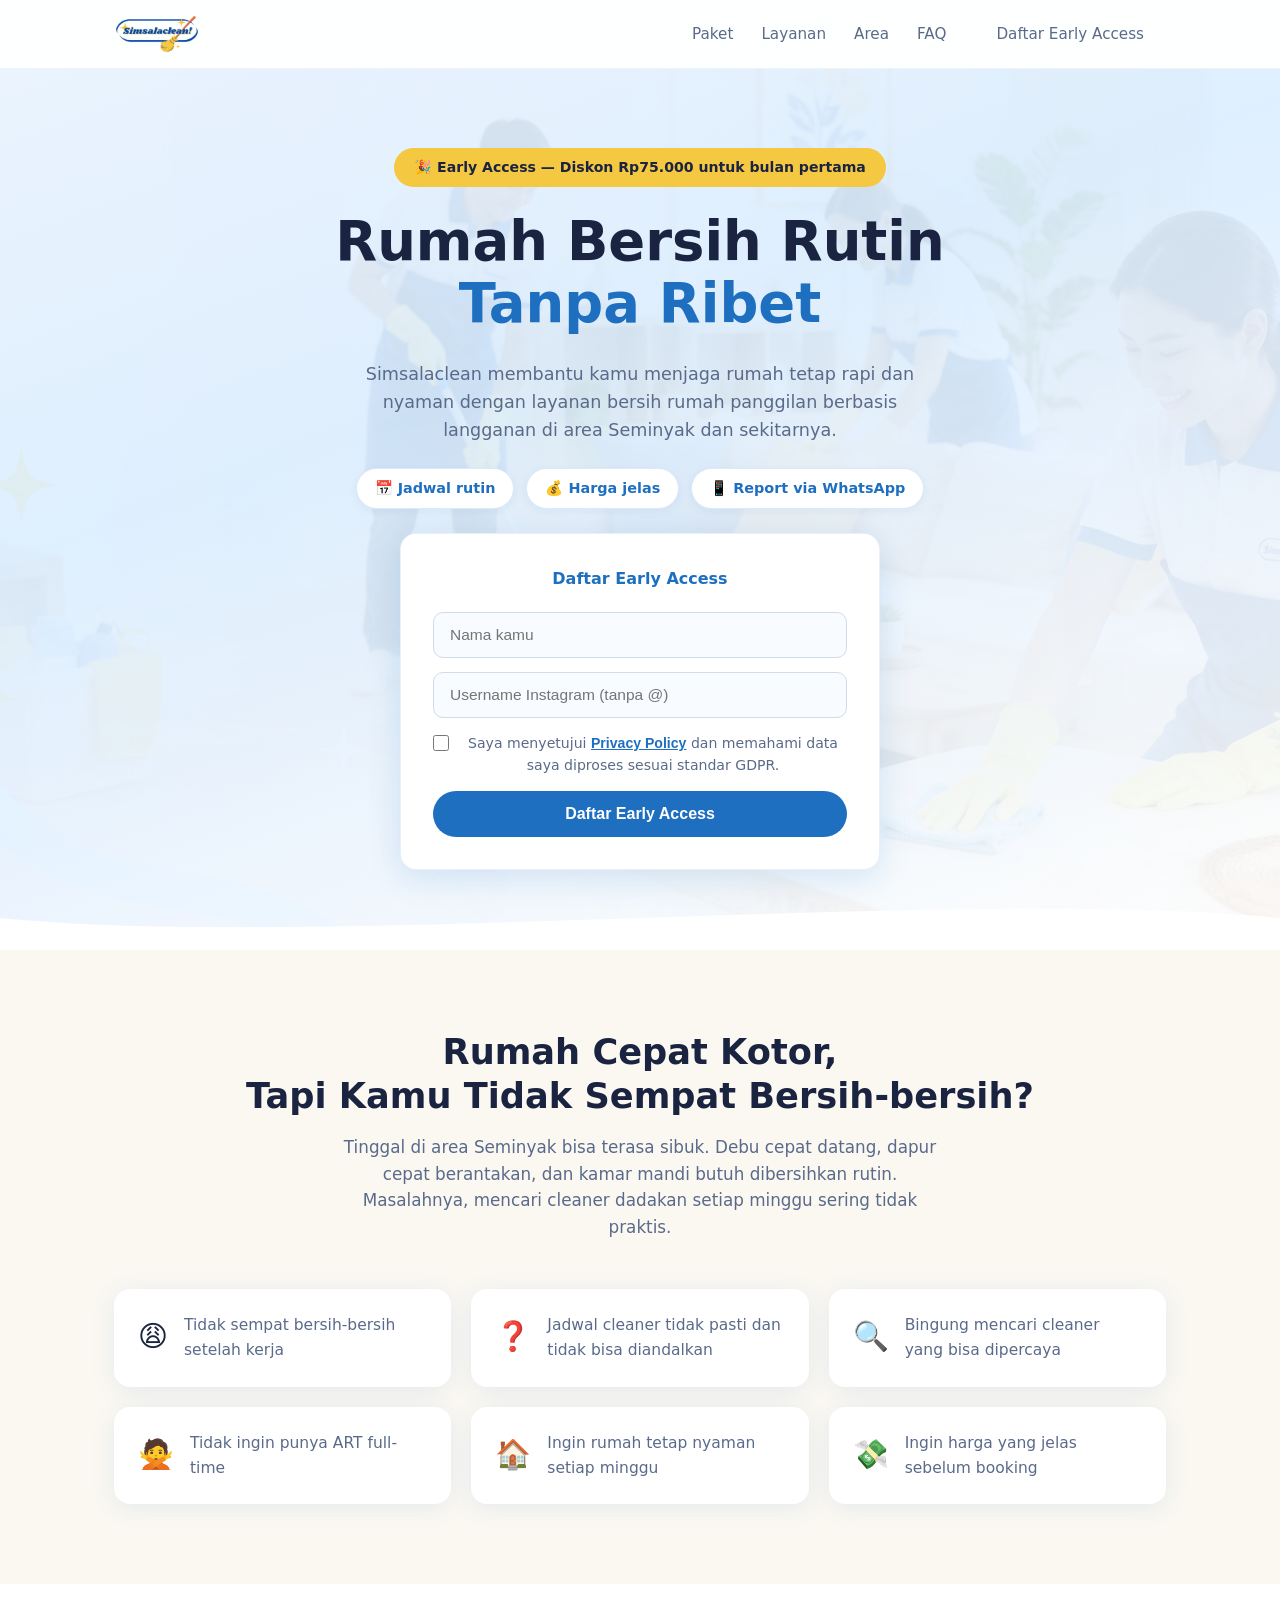
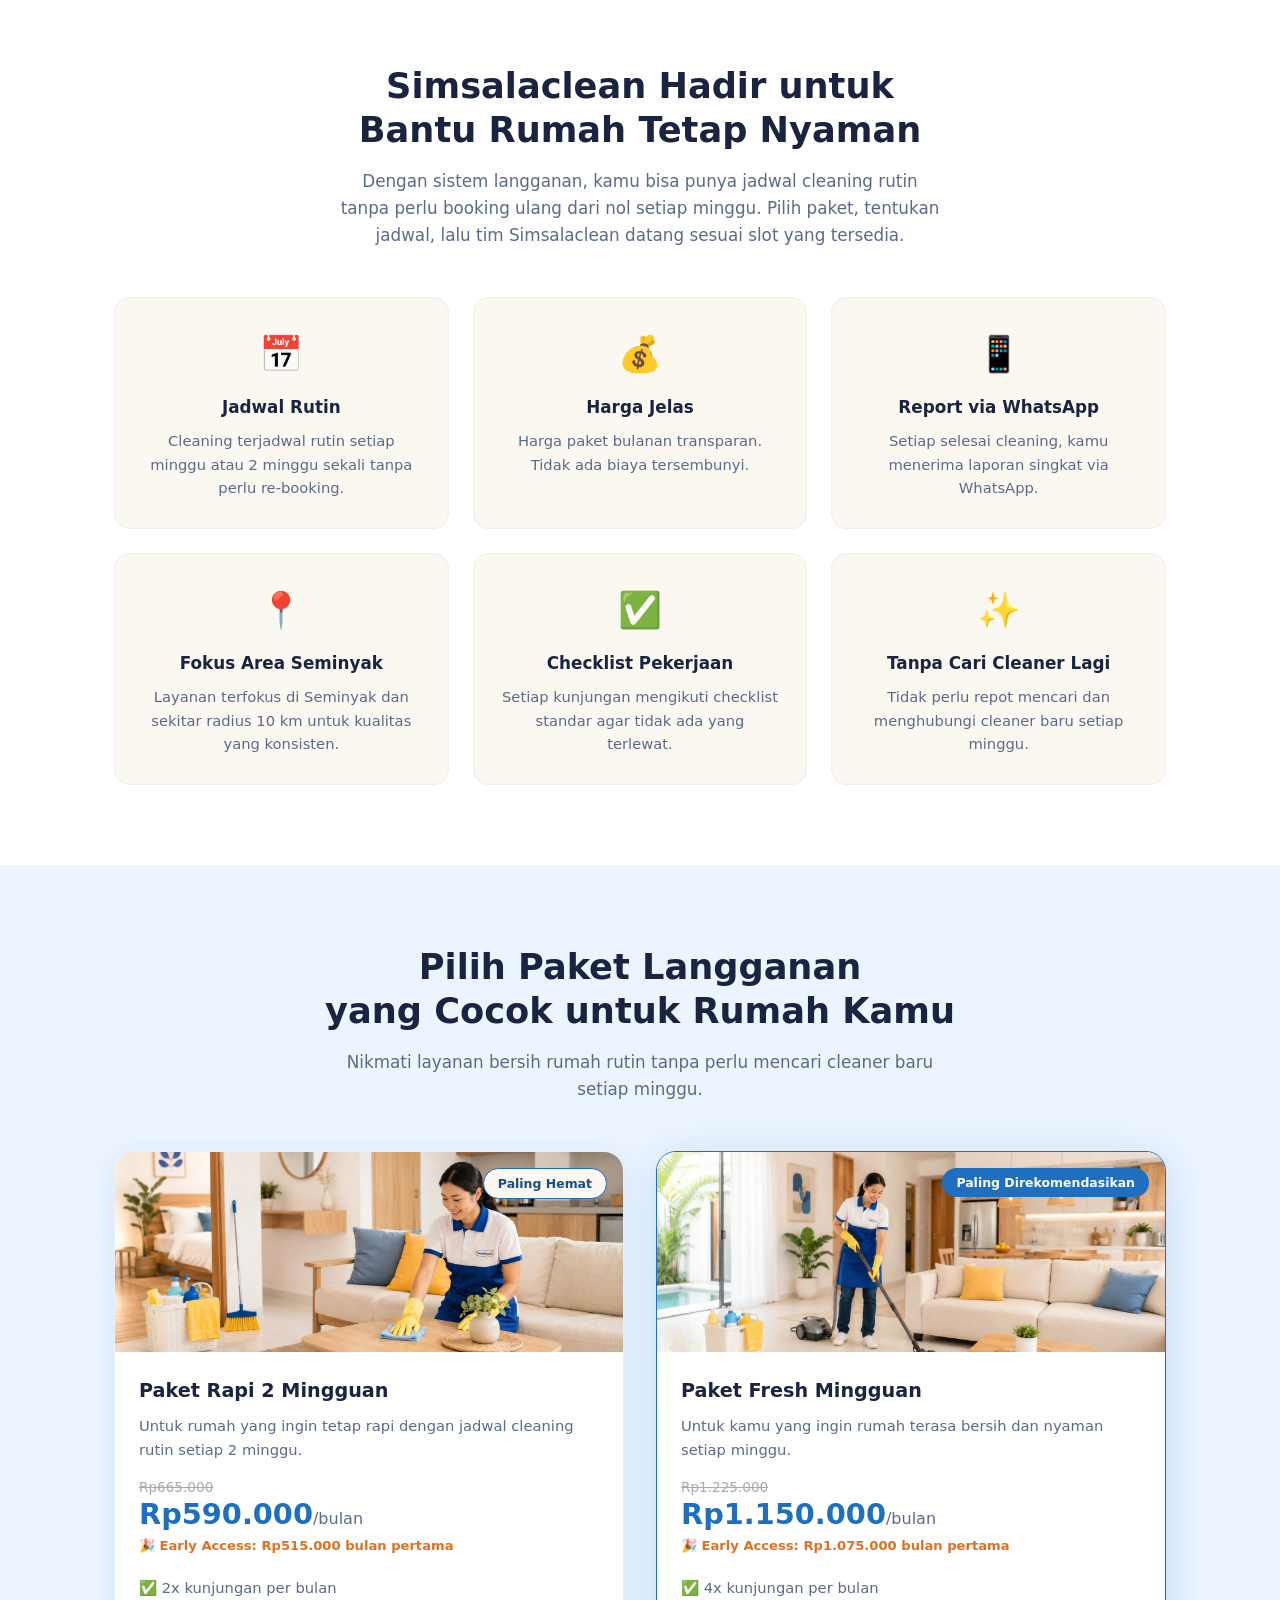
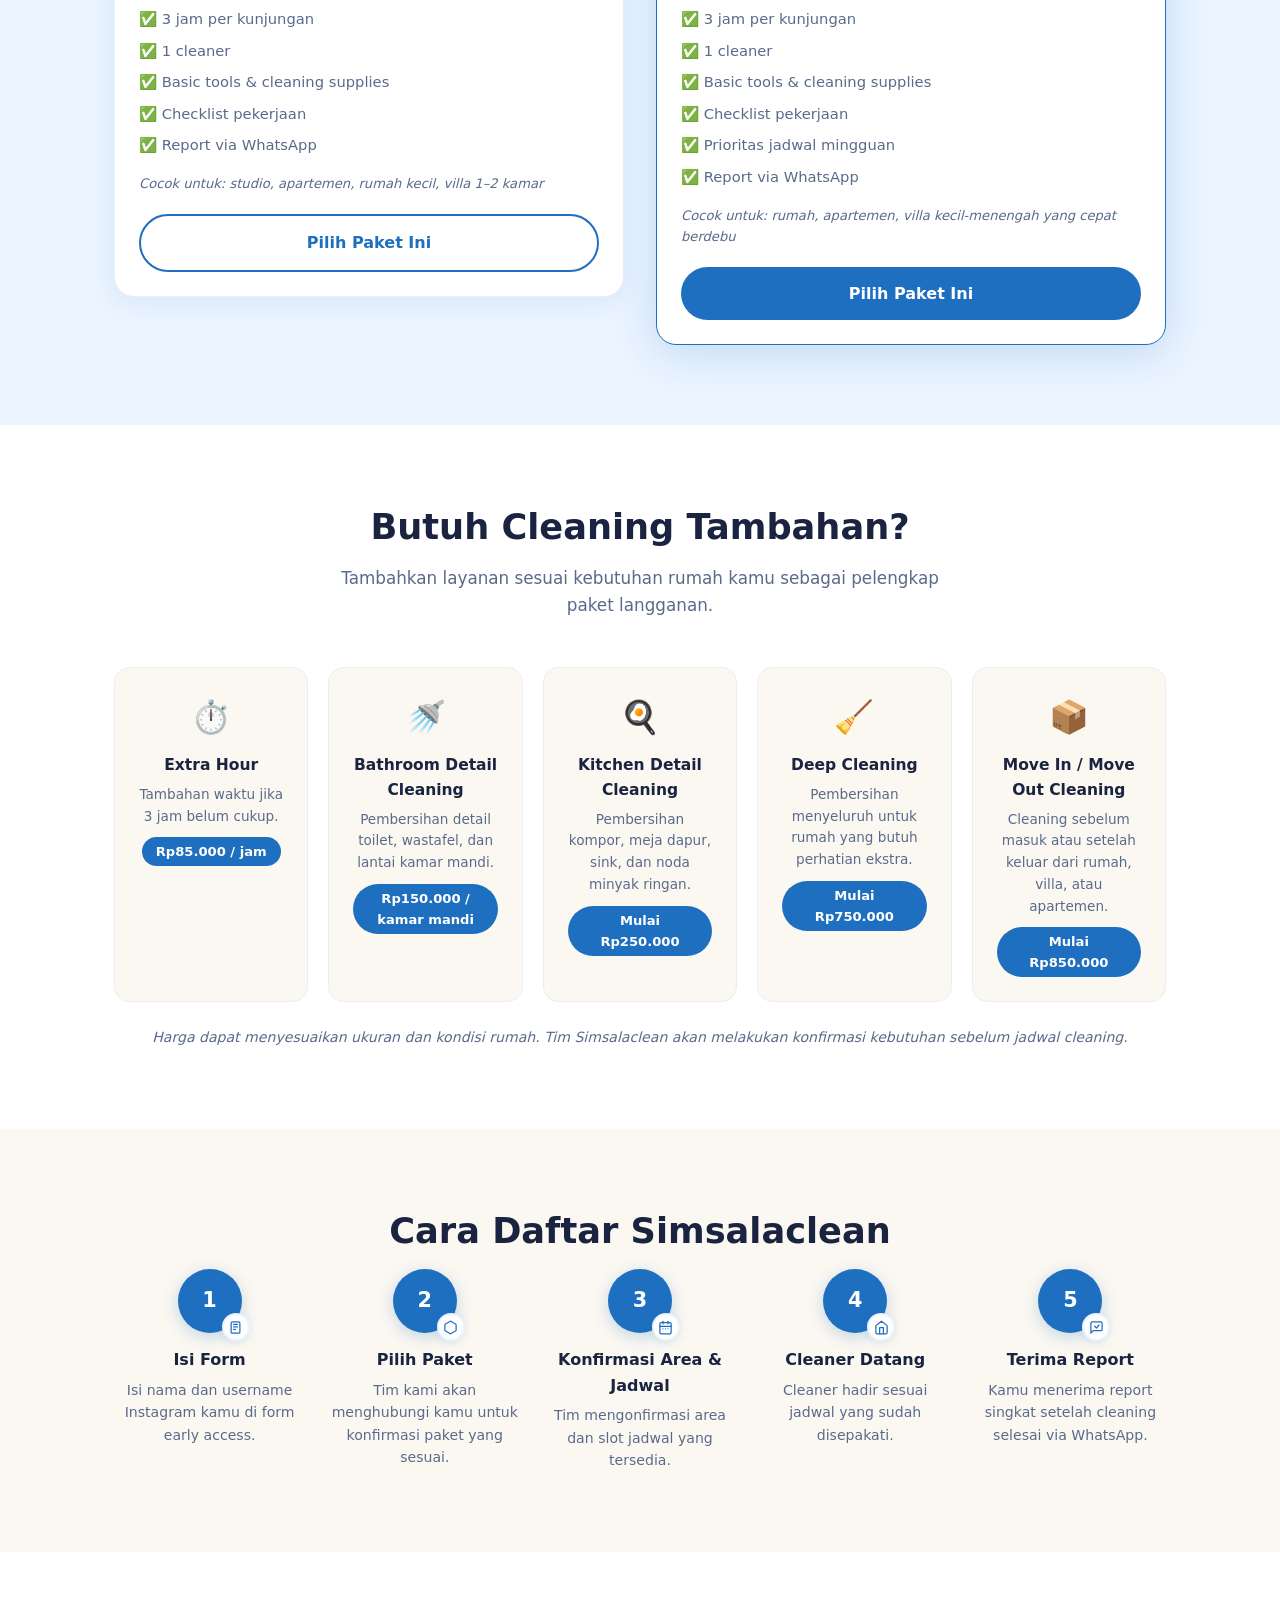
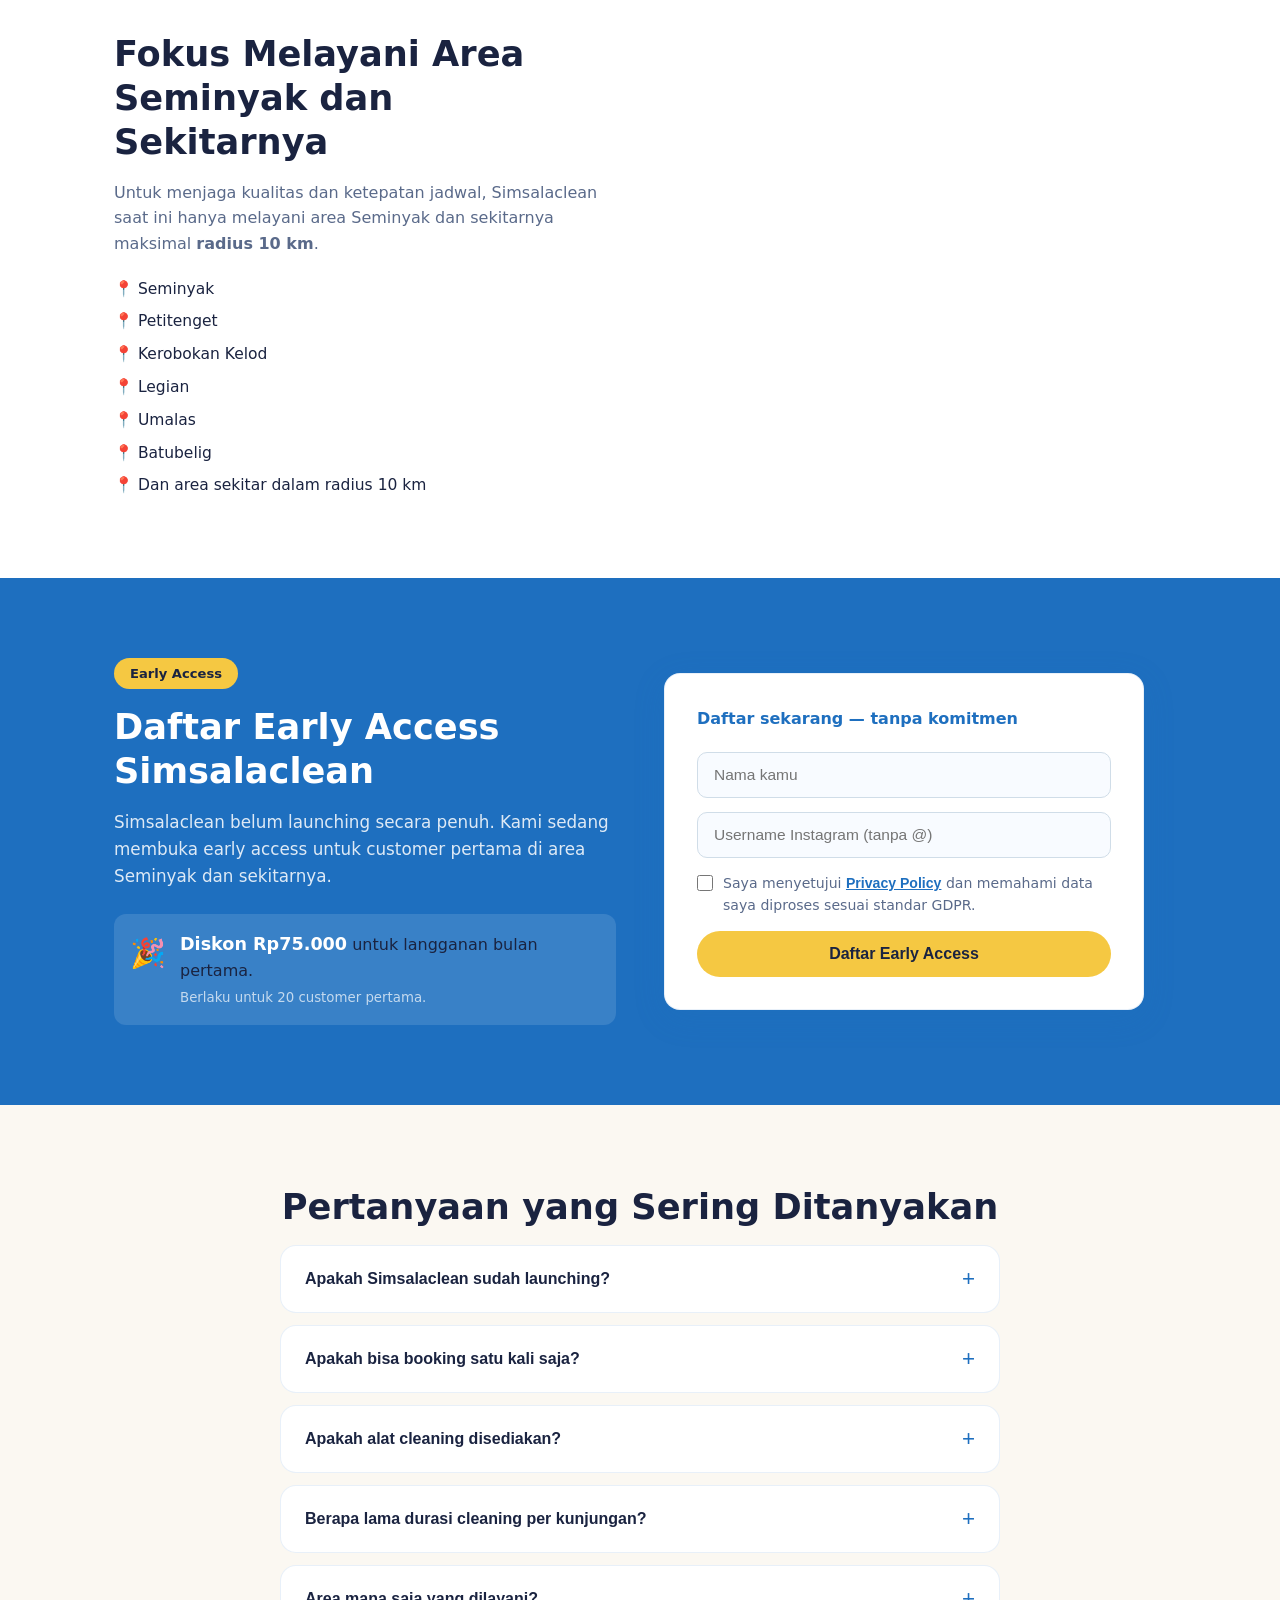
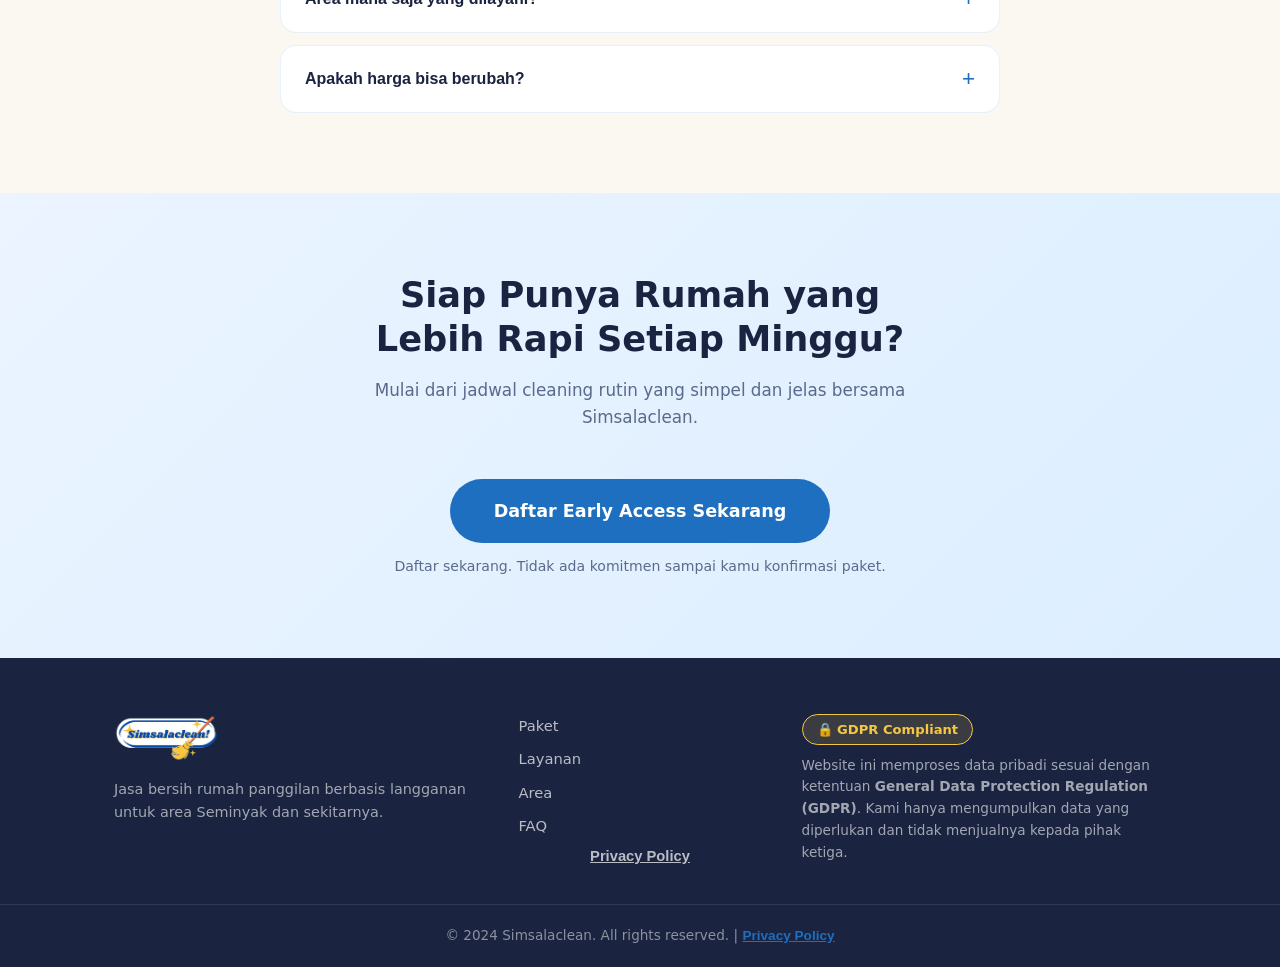
<file: web/index.html>
<!DOCTYPE html>
<html lang="id">
<head>
  <meta charset="UTF-8" />
  <meta name="viewport" content="width=device-width, initial-scale=1.0" />
  <title>Simsalaclean — Rumah Bersih Rutin Tanpa Ribet</title>
  <meta name="description" content="Jasa bersih rumah panggilan berbasis langganan di area Seminyak dan sekitarnya. Jadwal rutin, harga jelas, booking mudah." />

  <!-- Google Tag Manager -->
  <script>(function(w,d,s,l,i){w[l]=w[l]||[];w[l].push({'gtm.start':new Date().getTime(),event:'gtm.js'});var f=d.getElementsByTagName(s)[0],j=d.createElement(s),dl=l!='dataLayer'?'&l='+l:'';j.async=true;j.src='https://www.googletagmanager.com/gtm.js?id='+i+dl;f.parentNode.insertBefore(j,f);})(window,document,'script','dataLayer','GTM-KDG4LK5');</script>
  <!-- End Google Tag Manager -->

  <link rel="icon" type="image/png" href="assets/simsalaclean_logo_badge_transparent.png" />
  <link rel="stylesheet" href="style.css" />
</head>
<body>
<!-- Google Tag Manager (noscript) -->
<noscript><iframe src="https://www.googletagmanager.com/ns.html?id=GTM-KDG4LK5"
height="0" width="0" style="display:none;visibility:hidden"></iframe></noscript>
<!-- End Google Tag Manager (noscript) -->

<!-- NAVBAR -->
<header class="navbar" id="navbar">
  <div class="container navbar__inner">
    <a href="#" class="navbar__logo">
      <img src="assets/simsalaclean_logo_no_badge_transparent.webp" alt="Simsalaclean" height="40" />
    </a>
    <nav class="navbar__links" id="navLinks">
      <a href="#paket">Paket</a>
      <a href="#layanan">Layanan</a>
      <a href="#area">Area</a>
      <a href="#faq">FAQ</a>
      <a href="#early-access" class="btn btn--nav">Daftar Early Access</a>
    </nav>
    <button class="navbar__hamburger" id="hamburger" aria-label="Menu">
      <span></span><span></span><span></span>
    </button>
  </div>
</header>

<!-- SECTION 1: HERO -->
<section class="hero" id="home">
  <div class="container hero__inner">
    <div class="hero__badge">🎉 Early Access — Diskon Rp75.000 untuk bulan pertama</div>
    <h1 class="hero__headline">Rumah Bersih Rutin<br /><span class="highlight">Tanpa Ribet</span></h1>
    <p class="hero__sub">Simsalaclean membantu kamu menjaga rumah tetap rapi dan nyaman dengan layanan bersih rumah panggilan berbasis langganan di area Seminyak dan sekitarnya.</p>
    <div class="hero__trust">
      <span>📅 Jadwal rutin</span>
      <span>💰 Harga jelas</span>
      <span>📱 Report via WhatsApp</span>
    </div>
    <!-- HERO FORM -->
    <div class="form-card" id="hero-form-card">
      <p class="form-card__label">Daftar Early Access</p>
      <form class="early-form" id="heroForm" novalidate>
        <input type="text" name="nama" placeholder="Nama kamu" required autocomplete="name" />
        <input type="text" name="instagram" placeholder="Username Instagram (tanpa @)" required />
        <input type="hidden" name="source" value="hero" />
        <label class="checkbox-label">
          <input type="checkbox" id="heroPrivacy" required />
          <span>Saya menyetujui <button type="button" class="link-btn" onclick="openPrivacy()">Privacy Policy</button> dan memahami data saya diproses sesuai standar GDPR.</span>
        </label>
        <button type="submit" class="btn btn--primary btn--full">Daftar Early Access</button>
      </form>
    </div>
  </div>
  <div class="hero__wave"></div>
</section>

<!-- SECTION 2: PROBLEM -->
<section class="section section--cream" id="problem">
  <div class="container">
    <h2 class="section__title">Rumah Cepat Kotor,<br />Tapi Kamu Tidak Sempat Bersih-bersih?</h2>
    <p class="section__sub">Tinggal di area Seminyak bisa terasa sibuk. Debu cepat datang, dapur cepat berantakan, dan kamar mandi butuh dibersihkan rutin. Masalahnya, mencari cleaner dadakan setiap minggu sering tidak praktis.</p>
    <div class="pain-grid">
      <div class="pain-card"><span class="pain-icon">😩</span><p>Tidak sempat bersih-bersih setelah kerja</p></div>
      <div class="pain-card"><span class="pain-icon">❓</span><p>Jadwal cleaner tidak pasti dan tidak bisa diandalkan</p></div>
      <div class="pain-card"><span class="pain-icon">🔍</span><p>Bingung mencari cleaner yang bisa dipercaya</p></div>
      <div class="pain-card"><span class="pain-icon">🙅</span><p>Tidak ingin punya ART full-time</p></div>
      <div class="pain-card"><span class="pain-icon">🏠</span><p>Ingin rumah tetap nyaman setiap minggu</p></div>
      <div class="pain-card"><span class="pain-icon">💸</span><p>Ingin harga yang jelas sebelum booking</p></div>
    </div>
  </div>
</section>

<!-- SECTION 3: SOLUTION -->
<section class="section" id="solution">
  <div class="container">
    <h2 class="section__title">Simsalaclean Hadir untuk<br />Bantu Rumah Tetap Nyaman</h2>
    <p class="section__sub">Dengan sistem langganan, kamu bisa punya jadwal cleaning rutin tanpa perlu booking ulang dari nol setiap minggu. Pilih paket, tentukan jadwal, lalu tim Simsalaclean datang sesuai slot yang tersedia.</p>
    <div class="benefit-grid">
      <div class="benefit-card"><div class="benefit-icon">📅</div><h3>Jadwal Rutin</h3><p>Cleaning terjadwal rutin setiap minggu atau 2 minggu sekali tanpa perlu re-booking.</p></div>
      <div class="benefit-card"><div class="benefit-icon">💰</div><h3>Harga Jelas</h3><p>Harga paket bulanan transparan. Tidak ada biaya tersembunyi.</p></div>
      <div class="benefit-card"><div class="benefit-icon">📱</div><h3>Report via WhatsApp</h3><p>Setiap selesai cleaning, kamu menerima laporan singkat via WhatsApp.</p></div>
      <div class="benefit-card"><div class="benefit-icon">📍</div><h3>Fokus Area Seminyak</h3><p>Layanan terfokus di Seminyak dan sekitar radius 10 km untuk kualitas yang konsisten.</p></div>
      <div class="benefit-card"><div class="benefit-icon">✅</div><h3>Checklist Pekerjaan</h3><p>Setiap kunjungan mengikuti checklist standar agar tidak ada yang terlewat.</p></div>
      <div class="benefit-card"><div class="benefit-icon">✨</div><h3>Tanpa Cari Cleaner Lagi</h3><p>Tidak perlu repot mencari dan menghubungi cleaner baru setiap minggu.</p></div>
    </div>
  </div>
</section>

<!-- SECTION 4: PAKET LANGGANAN -->
<section class="section section--blue-light" id="paket">
  <div class="container">
    <h2 class="section__title">Pilih Paket Langganan<br />yang Cocok untuk Rumah Kamu</h2>
    <p class="section__sub">Nikmati layanan bersih rumah rutin tanpa perlu mencari cleaner baru setiap minggu.</p>
    <div class="paket-grid">

      <!-- Paket Rapi -->
      <div class="paket-card">
        <div class="paket-badge paket-badge--hemat">Paling Hemat</div>
        <img src="assets/Paket Rapi 2 Mingguan.webp" alt="Paket Rapi 2 Mingguan" class="paket-img" />
        <div class="paket-body">
          <h3 class="paket-name">Paket Rapi 2 Mingguan</h3>
          <p class="paket-desc">Untuk rumah yang ingin tetap rapi dengan jadwal cleaning rutin setiap 2 minggu.</p>
          <div class="paket-price">
            <span class="price-orig">Rp665.000</span>
            <span class="price-main">Rp590.000<span class="price-per">/bulan</span></span>
            <span class="price-promo">🎉 Early Access: Rp515.000 bulan pertama</span>
          </div>
          <ul class="paket-list">
            <li>✅ 2x kunjungan per bulan</li>
            <li>✅ 3 jam per kunjungan</li>
            <li>✅ 1 cleaner</li>
            <li>✅ Basic tools & cleaning supplies</li>
            <li>✅ Checklist pekerjaan</li>
            <li>✅ Report via WhatsApp</li>
          </ul>
          <p class="paket-cocok">Cocok untuk: studio, apartemen, rumah kecil, villa 1–2 kamar</p>
          <a href="#early-access" class="btn btn--outline btn--full">Pilih Paket Ini</a>
        </div>
      </div>

      <!-- Paket Fresh -->
      <div class="paket-card paket-card--featured">
        <div class="paket-badge paket-badge--recommended">Paling Direkomendasikan</div>
        <img src="assets/Paket Fresh Mingguan.webp" alt="Paket Fresh Mingguan" class="paket-img" />
        <div class="paket-body">
          <h3 class="paket-name">Paket Fresh Mingguan</h3>
          <p class="paket-desc">Untuk kamu yang ingin rumah terasa bersih dan nyaman setiap minggu.</p>
          <div class="paket-price">
            <span class="price-orig">Rp1.225.000</span>
            <span class="price-main">Rp1.150.000<span class="price-per">/bulan</span></span>
            <span class="price-promo">🎉 Early Access: Rp1.075.000 bulan pertama</span>
          </div>
          <ul class="paket-list">
            <li>✅ 4x kunjungan per bulan</li>
            <li>✅ 3 jam per kunjungan</li>
            <li>✅ 1 cleaner</li>
            <li>✅ Basic tools & cleaning supplies</li>
            <li>✅ Checklist pekerjaan</li>
            <li>✅ Prioritas jadwal mingguan</li>
            <li>✅ Report via WhatsApp</li>
          </ul>
          <p class="paket-cocok">Cocok untuk: rumah, apartemen, villa kecil-menengah yang cepat berdebu</p>
          <a href="#early-access" class="btn btn--primary btn--full">Pilih Paket Ini</a>
        </div>
      </div>

    </div>
  </div>
</section>

<!-- SECTION 5: LAYANAN PENDUKUNG -->
<section class="section" id="layanan">
  <div class="container">
    <h2 class="section__title">Butuh Cleaning Tambahan?</h2>
    <p class="section__sub">Tambahkan layanan sesuai kebutuhan rumah kamu sebagai pelengkap paket langganan.</p>
    <div class="addon-grid">
      <div class="addon-card"><div class="addon-icon">⏱️</div><h4>Extra Hour</h4><p>Tambahan waktu jika 3 jam belum cukup.</p><span class="addon-price">Rp85.000 / jam</span></div>
      <div class="addon-card"><div class="addon-icon">🚿</div><h4>Bathroom Detail Cleaning</h4><p>Pembersihan detail toilet, wastafel, dan lantai kamar mandi.</p><span class="addon-price">Rp150.000 / kamar mandi</span></div>
      <div class="addon-card"><div class="addon-icon">🍳</div><h4>Kitchen Detail Cleaning</h4><p>Pembersihan kompor, meja dapur, sink, dan noda minyak ringan.</p><span class="addon-price">Mulai Rp250.000</span></div>
      <div class="addon-card"><div class="addon-icon">🧹</div><h4>Deep Cleaning</h4><p>Pembersihan menyeluruh untuk rumah yang butuh perhatian ekstra.</p><span class="addon-price">Mulai Rp750.000</span></div>
      <div class="addon-card"><div class="addon-icon">📦</div><h4>Move In / Move Out Cleaning</h4><p>Cleaning sebelum masuk atau setelah keluar dari rumah, villa, atau apartemen.</p><span class="addon-price">Mulai Rp850.000</span></div>
    </div>
    <p class="addon-note">Harga dapat menyesuaikan ukuran dan kondisi rumah. Tim Simsalaclean akan melakukan konfirmasi kebutuhan sebelum jadwal cleaning.</p>
  </div>
</section>

<!-- SECTION 6: CARA BOOKING -->
<section class="section section--cream" id="booking">
  <div class="container">
    <h2 class="section__title">Cara Daftar Simsalaclean</h2>
    <div class="steps-grid">
      <div class="step-card">
        <div class="step-visual">
          <div class="step-num">1</div>
          <div class="step-icon">
            <svg viewBox="0 0 24 24"><rect x="5" y="3" width="14" height="18" rx="2"/><line x1="9" y1="7" x2="15" y2="7"/><line x1="9" y1="11" x2="15" y2="11"/><line x1="9" y1="15" x2="12" y2="15"/></svg>
          </div>
        </div>
        <h4>Isi Form</h4><p>Isi nama dan username Instagram kamu di form early access.</p>
      </div>
      <div class="step-card">
        <div class="step-visual">
          <div class="step-num">2</div>
          <div class="step-icon">
            <svg viewBox="0 0 24 24"><path d="M21 16V8a2 2 0 0 0-1-1.73l-7-4a2 2 0 0 0-2 0l-7 4A2 2 0 0 0 3 8v8a2 2 0 0 0 1 1.73l7 4a2 2 0 0 0 2 0l7-4A2 2 0 0 0 21 16z"/></svg>
          </div>
        </div>
        <h4>Pilih Paket</h4><p>Tim kami akan menghubungi kamu untuk konfirmasi paket yang sesuai.</p>
      </div>
      <div class="step-card">
        <div class="step-visual">
          <div class="step-num">3</div>
          <div class="step-icon">
            <svg viewBox="0 0 24 24"><rect x="3" y="4" width="18" height="18" rx="2"/><line x1="16" y1="2" x2="16" y2="6"/><line x1="8" y1="2" x2="8" y2="6"/><line x1="3" y1="10" x2="21" y2="10"/><path d="M8 14h.01M12 14h.01M16 14h.01"/></svg>
          </div>
        </div>
        <h4>Konfirmasi Area & Jadwal</h4><p>Tim mengonfirmasi area dan slot jadwal yang tersedia.</p>
      </div>
      <div class="step-card">
        <div class="step-visual">
          <div class="step-num">4</div>
          <div class="step-icon">
            <svg viewBox="0 0 24 24"><path d="M3 9l9-7 9 7v11a2 2 0 0 1-2 2H5a2 2 0 0 1-2-2z"/><polyline points="9 22 9 12 15 12 15 22"/></svg>
          </div>
        </div>
        <h4>Cleaner Datang</h4><p>Cleaner hadir sesuai jadwal yang sudah disepakati.</p>
      </div>
      <div class="step-card">
        <div class="step-visual">
          <div class="step-num">5</div>
          <div class="step-icon">
            <svg viewBox="0 0 24 24"><path d="M21 15a2 2 0 0 1-2 2H7l-4 4V5a2 2 0 0 1 2-2h14a2 2 0 0 1 2 2z"/><polyline points="9 10 12 13 16 8"/></svg>
          </div>
        </div>
        <h4>Terima Report</h4><p>Kamu menerima report singkat setelah cleaning selesai via WhatsApp.</p>
      </div>
    </div>
  </div>
</section>

<!-- SECTION 7: AREA LAYANAN -->
<section class="section" id="area">
  <div class="container area__inner">
    <div class="area__text">
      <h2 class="section__title text-left">Fokus Melayani Area<br />Seminyak dan Sekitarnya</h2>
      <p>Untuk menjaga kualitas dan ketepatan jadwal, Simsalaclean saat ini hanya melayani area Seminyak dan sekitarnya maksimal <strong>radius 10 km</strong>.</p>
      <ul class="area-list">
        <li>📍 Seminyak</li>
        <li>📍 Petitenget</li>
        <li>📍 Kerobokan Kelod</li>
        <li>📍 Legian</li>
        <li>📍 Umalas</li>
        <li>📍 Batubelig</li>
        <li>📍 Dan area sekitar dalam radius 10 km</li>
      </ul>
    </div>
    <div class="area__map">
      <iframe
        title="Peta Area Layanan Simsalaclean"
        src="https://www.google.com/maps/embed?pb=!1m14!1m12!1m3!1d31596.1!2d115.166!3d-8.693!2m3!1f0!2f0!3f0!3m2!1i1024!2i768!4f13.1!5e0!3m2!1sid!2sid!4v1"
        width="100%" height="320" style="border:0;border-radius:16px;" allowfullscreen="" loading="lazy">
      </iframe>
    </div>
  </div>
</section>

<!-- SECTION 8: EARLY ACCESS -->
<section class="section section--blue" id="early-access">
  <div class="container">
    <div class="early-inner">
      <div class="early-text">
        <div class="early-badge">Early Access</div>
        <h2 class="section__title text-white text-left">Daftar Early Access<br />Simsalaclean</h2>
        <p class="text-white-soft">Simsalaclean belum launching secara penuh. Kami sedang membuka early access untuk customer pertama di area Seminyak dan sekitarnya.</p>
        <div class="early-promo">
          <span class="promo-icon">🎉</span>
          <div>
            <strong>Diskon Rp75.000</strong> untuk langganan bulan pertama.<br />
            <small>Berlaku untuk 20 customer pertama.</small>
          </div>
        </div>
      </div>
      <div class="form-card form-card--white" id="early-form-card">
        <p class="form-card__label">Daftar sekarang — tanpa komitmen</p>
        <form class="early-form" id="earlyForm" novalidate>
          <input type="text" name="nama" placeholder="Nama kamu" required autocomplete="name" />
          <input type="text" name="instagram" placeholder="Username Instagram (tanpa @)" required />
          <input type="hidden" name="source" value="early-access" />
          <label class="checkbox-label">
            <input type="checkbox" id="earlyPrivacy" required />
            <span>Saya menyetujui <button type="button" class="link-btn" onclick="openPrivacy()">Privacy Policy</button> dan memahami data saya diproses sesuai standar GDPR.</span>
          </label>
          <button type="submit" class="btn btn--yellow btn--full">Daftar Early Access</button>
        </form>
      </div>
    </div>
  </div>
</section>

<!-- SECTION 9: FAQ -->
<section class="section section--cream" id="faq">
  <div class="container">
    <h2 class="section__title">Pertanyaan yang Sering Ditanyakan</h2>
    <div class="faq-list">
      <div class="faq-item">
        <button class="faq-q" onclick="toggleFaq(this)">Apakah Simsalaclean sudah launching? <span class="faq-icon">+</span></button>
        <div class="faq-a">Belum sepenuhnya. Saat ini Simsalaclean sedang membuka early access untuk validasi layanan di area Seminyak dan sekitarnya. Customer yang daftar sekarang mendapatkan diskon Rp75.000 untuk bulan pertama.</div>
      </div>
      <div class="faq-item">
        <button class="faq-q" onclick="toggleFaq(this)">Apakah bisa booking satu kali saja? <span class="faq-icon">+</span></button>
        <div class="faq-a">Fokus utama Simsalaclean adalah paket langganan. Namun, kamu bisa menghubungi kami untuk menanyakan ketersediaan layanan satu kali.</div>
      </div>
      <div class="faq-item">
        <button class="faq-q" onclick="toggleFaq(this)">Apakah alat cleaning disediakan? <span class="faq-icon">+</span></button>
        <div class="faq-a">Ya, basic tools dan cleaning supplies standar disediakan. Untuk kebutuhan khusus, tim akan mengonfirmasi melalui WhatsApp.</div>
      </div>
      <div class="faq-item">
        <button class="faq-q" onclick="toggleFaq(this)">Berapa lama durasi cleaning per kunjungan? <span class="faq-icon">+</span></button>
        <div class="faq-a">Setiap kunjungan berdurasi 3 jam. Jika butuh waktu tambahan, tersedia layanan Extra Hour dengan biaya Rp85.000/jam.</div>
      </div>
      <div class="faq-item">
        <button class="faq-q" onclick="toggleFaq(this)">Area mana saja yang dilayani? <span class="faq-icon">+</span></button>
        <div class="faq-a">Area utama adalah Seminyak, Petitenget, Kerobokan Kelod, Legian, Umalas, Batubelig, dan sekitarnya dengan radius maksimal 10 km dari Seminyak.</div>
      </div>
      <div class="faq-item">
        <button class="faq-q" onclick="toggleFaq(this)">Apakah harga bisa berubah? <span class="faq-icon">+</span></button>
        <div class="faq-a">Harga dapat menyesuaikan ukuran dan kondisi rumah. Tim akan melakukan konfirmasi kebutuhan melalui WhatsApp sebelum jadwal cleaning dimulai.</div>
      </div>
    </div>
  </div>
</section>

<!-- SECTION 10: FINAL CTA -->
<section class="section section--cta">
  <div class="container text-center">
    <h2 class="section__title">Siap Punya Rumah yang<br />Lebih Rapi Setiap Minggu?</h2>
    <p class="section__sub">Mulai dari jadwal cleaning rutin yang simpel dan jelas bersama Simsalaclean.</p>
    <a href="#early-access" class="btn btn--primary btn--lg">Daftar Early Access Sekarang</a>
    <p class="cta-note">Daftar sekarang. Tidak ada komitmen sampai kamu konfirmasi paket.</p>
  </div>
</section>

<!-- FOOTER -->
<footer class="footer">
  <div class="container footer__inner">
    <div class="footer__brand">
      <img src="assets/simsalaclean_logo_badge_transparent.webp" alt="Simsalaclean" height="48" />
      <p>Jasa bersih rumah panggilan berbasis langganan untuk area Seminyak dan sekitarnya.</p>
    </div>
    <div class="footer__links">
      <a href="#paket">Paket</a>
      <a href="#layanan">Layanan</a>
      <a href="#area">Area</a>
      <a href="#faq">FAQ</a>
      <button type="button" class="link-btn footer-privacy" onclick="openPrivacy()">Privacy Policy</button>
    </div>
    <div class="footer__gdpr">
      <span class="gdpr-badge">🔒 GDPR Compliant</span>
      <p>Website ini memproses data pribadi sesuai dengan ketentuan <strong>General Data Protection Regulation (GDPR)</strong>. Kami hanya mengumpulkan data yang diperlukan dan tidak menjualnya kepada pihak ketiga.</p>
    </div>
  </div>
  <div class="footer__bottom">
    <p>© 2024 Simsalaclean. All rights reserved. | <button type="button" class="link-btn" onclick="openPrivacy()">Privacy Policy</button></p>
  </div>
</footer>

<!-- SUCCESS MODAL -->
<div class="modal-overlay" id="successModal" onclick="closeSuccessOutside(event)">
  <div class="modal-box modal-box--success" role="dialog" aria-modal="true" aria-labelledby="successTitle">
    <div class="modal-header">
      <h2 id="successTitle">Pendaftaran Berhasil!</h2>
      <button class="modal-close" onclick="closeSuccess()" aria-label="Tutup">&times;</button>
    </div>
    <div class="modal-body modal-body--success">
      <div class="success-icon">🎉</div>
      <p>Terima kasih, <strong id="successName"></strong>! Data kamu sudah kami terima.</p>
      <p>Tim Simsalaclean akan menghubungi kamu melalui Instagram <strong>@<span id="successIg"></span></strong> untuk konfirmasi lebih lanjut.</p>
      <div class="success-promo">
        <span>🏷️</span>
        <span>Diskon <strong>Rp75.000</strong> untuk langganan bulan pertama berlaku setelah konfirmasi paket.</span>
      </div>
    </div>
    <div class="modal-footer">
      <button class="btn btn--primary btn--full" onclick="closeSuccess()">Oke, Sampai Jumpa!</button>
    </div>
  </div>
</div>

<!-- PRIVACY POLICY MODAL -->
<div class="modal-overlay" id="privacyModal" onclick="closePrivacyOutside(event)">
  <div class="modal-box" role="dialog" aria-modal="true" aria-labelledby="privacyTitle">
    <div class="modal-header">
      <h2 id="privacyTitle">Privacy Policy</h2>
      <button class="modal-close" onclick="closePrivacy()" aria-label="Tutup">&times;</button>
    </div>
    <div class="modal-body">
      <p><strong>Terakhir diperbarui:</strong> Juni 2024</p>
      <p>Simsalaclean (<strong>"kami"</strong>) berkomitmen untuk melindungi privasi pengguna. Kebijakan privasi ini menjelaskan bagaimana kami mengumpulkan, menggunakan, dan melindungi data pribadi kamu.</p>
      <h3>1. Data yang Kami Kumpulkan</h3>
      <p>Kami mengumpulkan data berikut ketika kamu mengisi form early access:</p>
      <ul><li>Nama lengkap</li><li>Username Instagram</li></ul>
      <h3>2. Tujuan Penggunaan Data</h3>
      <p>Data digunakan semata-mata untuk:</p>
      <ul><li>Menghubungi kamu terkait early access Simsalaclean</li><li>Mengonfirmasi ketersediaan layanan di area kamu</li></ul>
      <h3>3. Dasar Hukum Pemrosesan (GDPR)</h3>
      <p>Kami memproses data berdasarkan persetujuan eksplisit kamu (Article 6(1)(a) GDPR). Kamu dapat menarik persetujuan kapan saja.</p>
      <h3>4. Penyimpanan Data</h3>
      <p>Data disimpan secara aman di Google Sheets yang hanya dapat diakses oleh tim Simsalaclean. Kami tidak menjual, menyewakan, atau membagikan data kamu kepada pihak ketiga.</p>
      <h3>5. Retensi Data</h3>
      <p>Data disimpan selama diperlukan untuk tujuan yang disebutkan di atas, atau hingga kamu meminta penghapusan data.</p>
      <h3>6. Hak Kamu (GDPR)</h3>
      <p>Sebagai subjek data, kamu memiliki hak:</p>
      <ul><li><strong>Akses</strong> — meminta salinan data pribadi yang kami simpan</li><li><strong>Koreksi</strong> — meminta perbaikan data yang tidak akurat</li><li><strong>Penghapusan</strong> — meminta penghapusan data kamu</li><li><strong>Portabilitas</strong> — meminta data dalam format yang dapat dibaca mesin</li><li><strong>Keberatan</strong> — keberatan terhadap pemrosesan data kamu</li></ul>
      <h3>7. Cookies & Tracking</h3>
      <p>Website ini menggunakan Google Analytics 4 dan Google Ads Conversion Tracking untuk menganalisis performa halaman. Data ini bersifat anonim dan tidak mengidentifikasi kamu secara pribadi.</p>
      <h3>8. Hubungi Kami</h3>
      <p>Untuk pertanyaan atau permintaan terkait data pribadi, hubungi kami di: <a href="mailto:hello@simsalaclean.com">hello@simsalaclean.com</a></p>
      <div class="gdpr-notice">🔒 Website ini mematuhi ketentuan <strong>General Data Protection Regulation (GDPR)</strong> Uni Eropa.</div>
    </div>
    <div class="modal-footer">
      <button class="btn btn--primary" onclick="closePrivacy()">Saya Mengerti</button>
    </div>
  </div>
</div>

<script src="script.js"></script>
</body>
</html>
</file>
<file: web/style.css>
/* ============================================
   SIMSALACLEAN — STYLE.CSS
   ============================================ */

/* --- Reset & Base --- */
*, *::before, *::after { box-sizing: border-box; margin: 0; padding: 0; }
html { scroll-behavior: smooth; }
body {
  font-family: 'Segoe UI', system-ui, -apple-system, sans-serif;
  color: #1a2340;
  background: #fff;
  line-height: 1.6;
  overflow-x: hidden;
}
img { max-width: 100%; display: block; }
a { text-decoration: none; color: inherit; }
ul { list-style: none; }

/* --- CSS Variables --- */
:root {
  --blue: #1E6FBF;
  --blue-dark: #154e8a;
  --blue-light: #EBF4FF;
  --yellow: #F5C842;
  --yellow-dark: #e0b020;
  --cream: #FBF8F2;
  --text: #1a2340;
  --text-soft: #5a6a8a;
  --white: #ffffff;
  --radius: 16px;
  --shadow: 0 4px 24px rgba(30,111,191,0.10);
  --shadow-md: 0 8px 32px rgba(30,111,191,0.15);
}

/* --- Container --- */
.container { max-width: 1100px; margin: 0 auto; padding: 0 24px; }

/* --- Buttons --- */
.btn {
  display: inline-block;
  padding: 14px 28px;
  border-radius: 50px;
  font-weight: 700;
  font-size: 1rem;
  cursor: pointer;
  border: none;
  transition: all 0.2s ease;
  text-align: center;
}
.btn--primary { background: var(--blue); color: #fff; }
.btn--primary:hover { background: var(--blue-dark); transform: translateY(-2px); box-shadow: var(--shadow-md); }
.btn--yellow { background: var(--yellow); color: var(--text); }
.btn--yellow:hover { background: var(--yellow-dark); transform: translateY(-2px); box-shadow: var(--shadow-md); }
.btn--outline { background: transparent; color: var(--blue); border: 2px solid var(--blue); }
.btn--outline:hover { background: var(--blue); color: #fff; transform: translateY(-2px); }
.btn--nav { padding: 10px 22px; font-size: 0.9rem; }
.btn--full { width: 100%; display: block; }
.btn--lg { padding: 18px 44px; font-size: 1.1rem; }
.link-btn { background: none; border: none; cursor: pointer; color: var(--blue); font-weight: 600; text-decoration: underline; padding: 0; font-size: inherit; }
.link-btn:hover { color: var(--blue-dark); }

/* --- Navbar --- */
.navbar {
  position: fixed; top: 0; left: 0; right: 0; z-index: 100;
  background: rgba(255,255,255,0.95);
  backdrop-filter: blur(10px);
  border-bottom: 1px solid rgba(30,111,191,0.08);
  transition: box-shadow 0.2s;
}
.navbar.scrolled { box-shadow: var(--shadow); }
.navbar__inner { display: flex; align-items: center; justify-content: space-between; height: 68px; }
.navbar__logo img { height: 40px; width: auto; }
.navbar__links { display: flex; align-items: center; gap: 28px; }
.navbar__links a { font-weight: 500; color: var(--text-soft); font-size: 0.95rem; transition: color 0.2s; }
.navbar__links a:hover { color: var(--blue); }
.navbar__hamburger {
  display: none; flex-direction: column; gap: 5px;
  background: none; border: none; cursor: pointer; padding: 4px;
}
.navbar__hamburger span { display: block; width: 24px; height: 2px; background: var(--text); border-radius: 2px; transition: all 0.3s; }

/* --- Section Base --- */
.section { padding: 80px 0; }
.section--cream { background: var(--cream); }
.section--blue-light { background: var(--blue-light); }
.section--blue { background: var(--blue); }
.section--cta { background: linear-gradient(135deg, var(--blue-light) 0%, #dceeff 100%); }
.section__title { font-size: clamp(1.6rem, 4vw, 2.2rem); font-weight: 800; line-height: 1.25; margin-bottom: 16px; color: var(--text); text-align: center; }
.section__sub { font-size: 1.05rem; color: var(--text-soft); max-width: 600px; margin: 0 auto 48px; text-align: center; }
.text-center { text-align: center; }
.text-left { text-align: left !important; }
.text-white { color: #fff !important; }
.text-white-soft { color: rgba(255,255,255,0.85); font-size: 1.05rem; margin-bottom: 24px; }
.highlight { color: var(--blue); }

/* --- Hero --- */
.hero {
  min-height: 100vh;
  background: linear-gradient(160deg, #EBF4FF 0%, #dceeff 40%, #fff 100%);
  display: flex; align-items: center;
  padding-top: 88px;
  position: relative;
  overflow: hidden;
}
/* Subtle background image overlay */
.hero::before {
  content: '';
  position: absolute; inset: 0;
  background: url('assets/Simsalaclean Presentative.png') center center / cover no-repeat;
  opacity: 0.07;
  z-index: 0;
  pointer-events: none;
}
.hero__inner { display: flex; flex-direction: column; align-items: center; text-align: center; gap: 24px; padding: 60px 0 80px; position: relative; z-index: 1; }
.hero__badge {
  display: inline-block;
  background: var(--yellow); color: var(--text);
  padding: 8px 20px; border-radius: 50px; font-size: 0.88rem; font-weight: 700;
}
.hero__headline { font-size: clamp(2rem, 6vw, 3.4rem); font-weight: 900; line-height: 1.15; max-width: 700px; }
.hero__sub { font-size: 1.1rem; color: var(--text-soft); max-width: 560px; }
.hero__trust { display: flex; flex-wrap: wrap; gap: 12px; justify-content: center; }
.hero__trust span {
  background: #fff; border: 1.5px solid rgba(30,111,191,0.15);
  border-radius: 50px; padding: 8px 18px; font-size: 0.9rem; font-weight: 600; color: var(--blue);
  box-shadow: 0 2px 8px rgba(30,111,191,0.07);
}
.hero__wave {
  position: absolute; bottom: 0; left: 0; right: 0; height: 60px;
  background: url("data:image/svg+xml,%3Csvg xmlns='http://www.w3.org/2000/svg' viewBox='0 0 1200 60'%3E%3Cpath d='M0,30 C300,60 900,0 1200,30 L1200,60 L0,60 Z' fill='%23ffffff'/%3E%3C/svg%3E") no-repeat bottom;
  background-size: cover;
}

/* --- Form Card --- */
.form-card {
  background: #fff;
  border-radius: var(--radius);
  padding: 32px;
  box-shadow: var(--shadow-md);
  width: 100%; max-width: 480px;
  border: 1.5px solid rgba(30,111,191,0.10);
}
.form-card--white { background: #fff; }
.form-card__label { font-weight: 700; color: var(--blue); margin-bottom: 20px; font-size: 1rem; }
.early-form { display: flex; flex-direction: column; gap: 14px; }
.early-form input[type="text"] {
  padding: 13px 16px;
  border: 1.5px solid #d0dde8;
  border-radius: 10px;
  font-size: 0.97rem;
  outline: none;
  transition: border 0.2s;
  background: #f8fbff;
  color: var(--text);
}
.early-form input[type="text"]:focus { border-color: var(--blue); background: #fff; }
.early-form input[type="text"].error { border-color: #e05252; }
.checkbox-label {
  display: flex; align-items: flex-start; gap: 10px;
  font-size: 0.88rem; color: var(--text-soft); cursor: pointer;
}
.checkbox-label input[type="checkbox"] { margin-top: 3px; accent-color: var(--blue); flex-shrink: 0; width: 16px; height: 16px; }

/* --- Pain Grid --- */
.pain-grid {
  display: grid;
  grid-template-columns: repeat(3, 1fr);
  gap: 20px; margin-top: 16px;
  justify-items: center;
}
.pain-card {
  background: #fff; border-radius: var(--radius);
  padding: 24px; display: flex; align-items: flex-start; gap: 16px;
  box-shadow: var(--shadow); width: 100%;
}
/* Last row: if only 2 cards remain, center them */
.pain-card:nth-child(4) { grid-column: 1; }
.pain-card:nth-child(5) { grid-column: 2; }
.pain-icon { font-size: 1.8rem; flex-shrink: 0; }
.pain-card p { font-size: 0.97rem; color: var(--text-soft); font-weight: 500; }

/* --- Benefit Grid --- */
.benefit-grid { display: grid; grid-template-columns: repeat(3, 1fr); gap: 24px; }
.benefit-card {
  background: var(--cream); border-radius: var(--radius);
  padding: 28px; text-align: center;
  border: 1.5px solid rgba(30,111,191,0.07);
  transition: transform 0.2s, box-shadow 0.2s;
}
.benefit-card:hover { transform: translateY(-4px); box-shadow: var(--shadow-md); }
.benefit-icon { font-size: 2.2rem; margin-bottom: 12px; }
.benefit-card h3 { font-size: 1.05rem; font-weight: 700; margin-bottom: 8px; color: var(--text); }
.benefit-card p { font-size: 0.92rem; color: var(--text-soft); }

/* --- Paket Cards --- */
.paket-grid { display: grid; grid-template-columns: repeat(auto-fit, minmax(300px, 1fr)); gap: 32px; align-items: start; }
.paket-card {
  background: #fff; border-radius: 20px;
  box-shadow: var(--shadow); overflow: hidden;
  border: 1.5px solid rgba(30,111,191,0.10);
  position: relative; transition: transform 0.2s, box-shadow 0.2s;
}
.paket-card:hover { transform: translateY(-6px); box-shadow: var(--shadow-md); }
.paket-card--featured { border-color: var(--blue); box-shadow: 0 8px 40px rgba(30,111,191,0.20); }
.paket-badge {
  position: absolute; top: 16px; right: 16px;
  padding: 5px 14px; border-radius: 50px; font-size: 0.78rem; font-weight: 700; z-index: 2;
}
.paket-badge--hemat { background: var(--cream); color: var(--blue-dark); border: 1px solid var(--blue); }
.paket-badge--recommended { background: var(--blue); color: #fff; }
.paket-img { width: 100%; height: 200px; object-fit: cover; }
.paket-body { padding: 24px; }
.paket-name { font-size: 1.2rem; font-weight: 800; margin-bottom: 8px; }
.paket-desc { font-size: 0.92rem; color: var(--text-soft); margin-bottom: 16px; }
.paket-price { margin-bottom: 20px; }
.price-orig { display: block; font-size: 0.85rem; color: #aaa; text-decoration: line-through; }
.price-main { display: block; font-size: 1.8rem; font-weight: 900; color: var(--blue); line-height: 1.1; }
.price-per { font-size: 1rem; font-weight: 500; color: var(--text-soft); }
.price-promo { display: block; font-size: 0.82rem; color: #e07020; font-weight: 600; margin-top: 4px; }
.paket-list { display: flex; flex-direction: column; gap: 8px; margin-bottom: 16px; }
.paket-list li { font-size: 0.92rem; color: var(--text-soft); }
.paket-cocok { font-size: 0.82rem; color: var(--text-soft); font-style: italic; margin-bottom: 20px; }

/* --- Add-on Grid --- */
.addon-grid {
  display: grid;
  grid-template-columns: repeat(5, 1fr);
  gap: 20px; margin-bottom: 24px;
}
.addon-card {
  background: var(--cream); border-radius: var(--radius);
  padding: 24px; text-align: center;
  border: 1.5px solid rgba(30,111,191,0.07);
  transition: transform 0.2s;
}
.addon-card:hover { transform: translateY(-3px); box-shadow: var(--shadow); }
.addon-icon { font-size: 2rem; margin-bottom: 10px; }
.addon-card h4 { font-size: 0.97rem; font-weight: 700; margin-bottom: 6px; }
.addon-card p { font-size: 0.85rem; color: var(--text-soft); margin-bottom: 10px; }
.addon-price { display: inline-block; background: var(--blue); color: #fff; border-radius: 50px; padding: 4px 14px; font-size: 0.82rem; font-weight: 700; }
.addon-note { text-align: center; font-size: 0.88rem; color: var(--text-soft); font-style: italic; }

/* --- Steps --- */
.steps-grid { display: grid; grid-template-columns: repeat(5, 1fr); gap: 24px; }
.step-card { text-align: center; }
.step-visual {
  position: relative;
  width: 64px; height: 64px;
  margin: 0 auto 14px;
}
.step-num {
  width: 64px; height: 64px; background: var(--blue); color: #fff;
  border-radius: 50%; display: flex; align-items: center; justify-content: center;
  font-size: 1.3rem; font-weight: 900;
  box-shadow: 0 4px 16px rgba(30,111,191,0.25);
}
.step-icon {
  position: absolute;
  bottom: -8px; right: -8px;
  width: 28px; height: 28px;
  background: #fff;
  border-radius: 50%;
  border: 2px solid var(--blue-light);
  display: flex; align-items: center; justify-content: center;
  box-shadow: 0 2px 8px rgba(30,111,191,0.15);
}
.step-icon svg { width: 15px; height: 15px; stroke: var(--blue); fill: none; stroke-width: 2; stroke-linecap: round; stroke-linejoin: round; }
.step-card h4 { font-size: 1rem; font-weight: 700; margin-bottom: 6px; }
.step-card p { font-size: 0.88rem; color: var(--text-soft); }

/* --- Area --- */
.area__inner { display: grid; grid-template-columns: 1fr 1fr; gap: 48px; align-items: center; }
.area__text p { color: var(--text-soft); margin-bottom: 20px; }
.area-list { display: flex; flex-direction: column; gap: 8px; }
.area-list li { font-size: 0.97rem; color: var(--text); font-weight: 500; }

/* --- Early Access Section --- */
.early-inner { display: grid; grid-template-columns: 1fr 1fr; gap: 48px; align-items: center; }
.early-badge {
  display: inline-block; background: var(--yellow); color: var(--text);
  padding: 5px 16px; border-radius: 50px; font-size: 0.82rem; font-weight: 700;
  margin-bottom: 16px;
}
.early-promo {
  display: flex; align-items: flex-start; gap: 14px;
  background: rgba(255,255,255,0.12); border-radius: 12px;
  padding: 16px; margin-top: 20px;
}
.promo-icon { font-size: 1.8rem; }
.early-promo strong { color: #fff; font-size: 1.1rem; }
.early-promo small { color: rgba(255,255,255,0.7); }

/* --- FAQ --- */
.faq-list { max-width: 720px; margin: 0 auto; display: flex; flex-direction: column; gap: 12px; }
.faq-item { background: #fff; border-radius: var(--radius); border: 1.5px solid rgba(30,111,191,0.10); overflow: hidden; }
.faq-q {
  width: 100%; background: none; border: none; cursor: pointer;
  padding: 20px 24px; text-align: left;
  font-size: 1rem; font-weight: 700; color: var(--text);
  display: flex; justify-content: space-between; align-items: center;
  transition: background 0.2s;
}
.faq-q:hover { background: var(--blue-light); }
.faq-icon { font-size: 1.4rem; font-weight: 300; color: var(--blue); transition: transform 0.3s; flex-shrink: 0; margin-left: 12px; }
.faq-icon.open { transform: rotate(45deg); }
.faq-a { padding: 0 24px; max-height: 0; overflow: hidden; transition: max-height 0.3s ease, padding 0.3s ease; font-size: 0.95rem; color: var(--text-soft); }
.faq-a.open { max-height: 300px; padding: 0 24px 20px; }

/* --- Final CTA --- */
.cta-note { margin-top: 12px; font-size: 0.88rem; color: var(--text-soft); }

/* --- Footer --- */
.footer { background: var(--text); color: #fff; padding: 56px 0 0; }
.footer__inner { display: grid; grid-template-columns: 1.5fr 1fr 1.5fr; gap: 40px; padding-bottom: 40px; }
.footer__brand img { margin-bottom: 16px; }
.footer__brand p { font-size: 0.9rem; color: rgba(255,255,255,0.6); line-height: 1.6; }
.footer__links { display: flex; flex-direction: column; gap: 10px; }
.footer__links a, .footer-privacy { color: rgba(255,255,255,0.7); font-size: 0.92rem; transition: color 0.2s; }
.footer__links a:hover, .footer-privacy:hover { color: #fff; }
.footer-privacy { color: rgba(255,255,255,0.7) !important; }
.footer__gdpr { }
.gdpr-badge { display: inline-block; background: rgba(245,200,66,0.15); border: 1px solid var(--yellow); color: var(--yellow); border-radius: 50px; padding: 4px 14px; font-size: 0.82rem; font-weight: 700; margin-bottom: 10px; }
.footer__gdpr p { font-size: 0.85rem; color: rgba(255,255,255,0.6); line-height: 1.6; }
.footer__bottom { border-top: 1px solid rgba(255,255,255,0.1); padding: 20px 24px; text-align: center; font-size: 0.85rem; color: rgba(255,255,255,0.5); }

/* --- Modal --- */
.modal-overlay {
  position: fixed; inset: 0; z-index: 999;
  background: rgba(0,0,0,0.5); backdrop-filter: blur(4px);
  display: flex; align-items: center; justify-content: center;
  padding: 24px; opacity: 0; pointer-events: none; transition: opacity 0.25s;
}
.modal-overlay.active { opacity: 1; pointer-events: all; }
.modal-box {
  background: #fff; border-radius: 20px;
  width: 100%; max-width: 640px; max-height: 85vh;
  display: flex; flex-direction: column;
  box-shadow: 0 20px 60px rgba(0,0,0,0.25);
  transform: translateY(16px); transition: transform 0.25s;
}
.modal-overlay.active .modal-box { transform: translateY(0); }
.modal-header {
  display: flex; align-items: center; justify-content: space-between;
  padding: 24px 28px 16px; border-bottom: 1px solid #eee;
}
.modal-header h2 { font-size: 1.2rem; font-weight: 800; }
.modal-close {
  background: none; border: none; cursor: pointer;
  font-size: 1.8rem; color: var(--text-soft); line-height: 1;
  transition: color 0.2s; padding: 0 4px;
}
.modal-close:hover { color: var(--text); }
.modal-body { padding: 24px 28px; overflow-y: auto; flex: 1; font-size: 0.92rem; line-height: 1.7; color: var(--text-soft); }
.modal-body h3 { color: var(--text); font-size: 1rem; font-weight: 700; margin: 20px 0 6px; }
.modal-body p { margin-bottom: 10px; }
.modal-body ul { padding-left: 20px; margin-bottom: 10px; }
.modal-body ul li { list-style: disc; margin-bottom: 4px; }
.modal-body a { color: var(--blue); }
.gdpr-notice {
  background: var(--blue-light); border-left: 4px solid var(--blue);
  padding: 12px 16px; border-radius: 8px; margin-top: 20px;
  font-size: 0.88rem; color: var(--text); font-weight: 500;
}
.modal-footer { padding: 16px 28px 24px; border-top: 1px solid #eee; }

/* --- Error message --- */
.form-error { font-size: 0.82rem; color: #e05252; margin-top: -8px; }

/* --- Success Modal --- */
.modal-box--success { max-width: 460px; }
.modal-body--success { text-align: center; padding: 32px 28px; }
.success-icon { font-size: 3.5rem; margin-bottom: 16px; animation: pop 0.4s ease; }
@keyframes pop { 0%{transform:scale(0.5);opacity:0} 80%{transform:scale(1.1)} 100%{transform:scale(1);opacity:1} }
.modal-body--success p { font-size: 0.97rem; color: var(--text-soft); margin-bottom: 10px; line-height: 1.6; }
.modal-body--success strong { color: var(--text); }
.success-promo {
  display: flex; align-items: flex-start; gap: 10px;
  background: #FBF8F2; border: 1.5px solid var(--yellow);
  border-radius: 12px; padding: 14px 16px; margin-top: 20px;
  font-size: 0.9rem; color: var(--text-soft); text-align: left;
}
.success-promo strong { color: var(--text); }

/* --- Responsive --- */
@media (max-width: 1000px) {
  .addon-grid { grid-template-columns: repeat(3, 1fr); }
  .steps-grid { grid-template-columns: repeat(3, 1fr); }
}

@media (max-width: 900px) {
  .area__inner { grid-template-columns: 1fr; }
  .early-inner { grid-template-columns: 1fr; }
  .footer__inner { grid-template-columns: 1fr; gap: 28px; }
  .benefit-grid { grid-template-columns: repeat(2, 1fr); }
  .pain-grid { grid-template-columns: repeat(2, 1fr); }
  .pain-card:nth-child(4) { grid-column: auto; }
  .pain-card:nth-child(5) { grid-column: auto; }
}

@media (max-width: 768px) {
  .navbar__links { display: none; flex-direction: column; position: fixed; top: 68px; left: 0; right: 0; background: #fff; padding: 24px; gap: 16px; box-shadow: 0 8px 32px rgba(0,0,0,0.1); z-index: 99; }
  .navbar__links.open { display: flex; }
  .navbar__hamburger { display: flex; }
  .hero { padding-top: 68px; }
  .hero__inner { padding: 40px 0 60px; }
  .steps-grid { grid-template-columns: repeat(2, 1fr); }
  .addon-grid { grid-template-columns: repeat(2, 1fr); }
  .section { padding: 56px 0; }
}

@media (max-width: 480px) {
  .paket-grid { grid-template-columns: 1fr; }
  .benefit-grid { grid-template-columns: 1fr; }
  .pain-grid { grid-template-columns: 1fr; }
  .steps-grid { grid-template-columns: 1fr; }
  .addon-grid { grid-template-columns: repeat(2, 1fr); }
  .hero__trust { gap: 8px; }
  .hero__trust span { font-size: 0.82rem; padding: 7px 14px; }
  .form-card { padding: 24px 20px; }
  .btn--lg { padding: 15px 32px; font-size: 1rem; }
}
</file>
